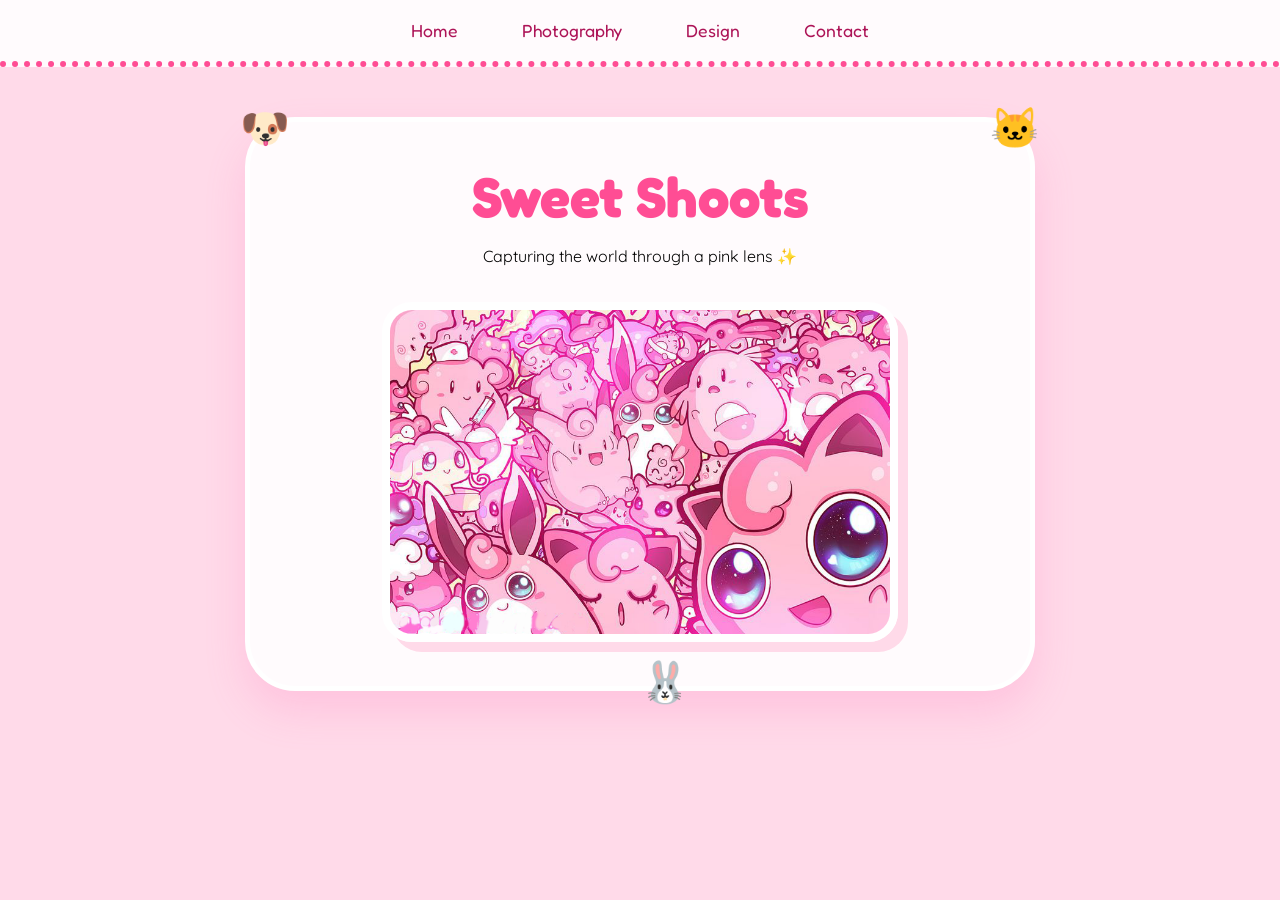
<file: index.html>
<!DOCTYPE html>
<html lang="en">
<head>
    <meta charset="UTF-8">
    <meta name="viewport" content="width=device-width, initial-scale=1.0">
    <title>Sweet Shoots | Home ✨</title>
    
    <link href="https://fonts.googleapis.com/css2?family=Fredoka+One&family=Quicksand:wght@500;700&display=swap" rel="stylesheet">
    
    <style>
        :root {
            --hot-pink: #ff4d94;
            --soft-pink: #ffdae9;
            --white-glass: rgba(255, 255, 255, 0.9);
        }

        body {
            background-color: var(--soft-pink);
            background-image: url("https://i.pinimg.com/originals/3d/8c/73/3d8c73087397f00d832960616b6786a5.jpg");
            background-repeat: repeat;
            background-size: 180px;
            background-attachment: fixed;
            font-family: 'Quicksand', sans-serif;
            margin: 0;
            cursor: crosshair; /* Cute crosshair for a 'camera' feel */
        }

        nav { 
            background: var(--white-glass); 
            padding: 20px; 
            text-align: center; 
            border-bottom: 6px dotted var(--hot-pink);
            position: sticky;
            top: 0;
            z-index: 100;
        }

        nav a { 
            text-decoration: none; 
            color: #ad1457; 
            font-family: 'Fredoka One', cursive;
            font-size: 1.1rem;
            margin: 0 15px; 
            padding: 8px 15px;
            transition: 0.3s;
        }

        nav a:hover { 
            color: var(--hot-pink);
            letter-spacing: 2px;
        }

        .container { 
            max-width: 700px; 
            margin: 50px auto; 
            background: var(--white-glass); 
            padding: 40px; 
            border-radius: 50px; 
            border: 5px solid white;
            box-shadow: 0 20px 40px rgba(255, 105, 180, 0.2);
            text-align: center; 
            position: relative;
        }

        h1 { 
            color: var(--hot-pink); 
            font-family: 'Fredoka One', cursive;
            font-size: 3.5rem;
            margin: 0;
        }

        /* Animated Emoji Stickers */
        .sticker {
            position: absolute;
            font-size: 2.5rem;
            animation: pulse 2s infinite ease-in-out;
        }
        
        @keyframes pulse {
            0%, 100% { transform: scale(1); filter: drop-shadow(0 0 0px white); }
            50% { transform: scale(1.2); filter: drop-shadow(0 0 10px #fff); }
        }

        .hero-img {
            width: 100%; 
            max-width: 500px;
            border-radius: 30px; 
            border: 8px solid white;
            margin-top: 20px;
            box-shadow: 10px 10px 0px var(--soft-pink);
        }
    </style>
</head>
<body>

    <nav>
        <a href="index.html">Home</a>
        <a href="photography.html">Photography</a>
        <a href="design.html">Design</a>
        <a href="contact.html">Contact</a>
    </nav>

    <div class="container">
        <div class="sticker" style="top: -20px; left: -10px;">🐶</div>
        <div class="sticker" style="top: -20px; right: -10px;">🐱</div>
        <div class="sticker" style="bottom: -20px; left: 50%;">🐰</div>

        <h1>Sweet Shoots</h1>
        <p>Capturing the world through a pink lens ✨</p>
        
        <img src="pink.webp" alt="Pink Aesthetic" class="hero-img">
    </div>

</body>
</html>
</file>
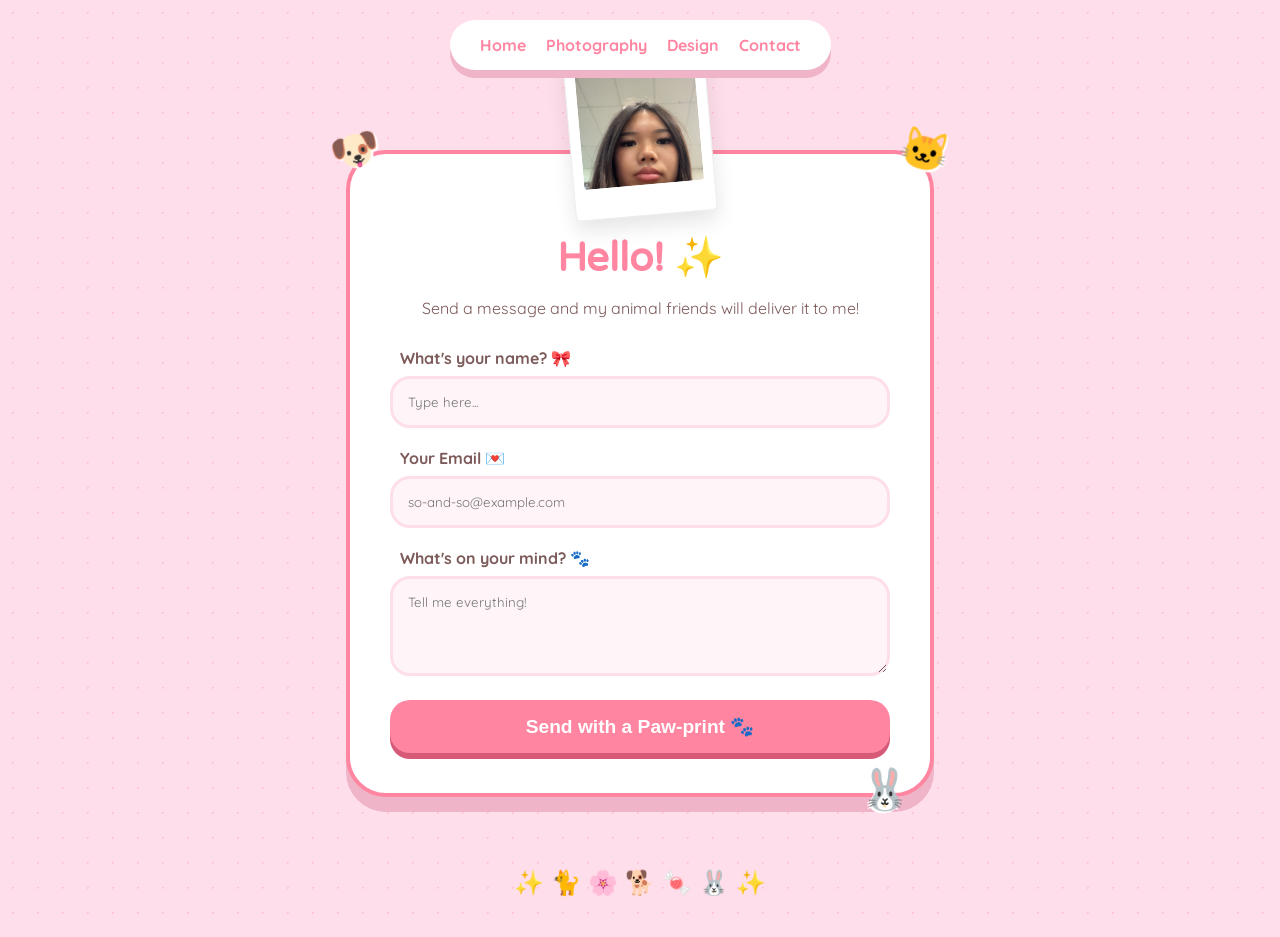
<file: Contact.html>
<!DOCTYPE html>
<html lang="en">
<head>
    <meta charset="UTF-8">
    <meta name="viewport" content="width=device-width, initial-scale=1.0">
    <title>Reach Out! 🐾</title>
    <link href="https://fonts.googleapis.com/css2?family=Quicksand:wght@500;700&family=Varela+Round&display=swap" rel="stylesheet">
    <style>
        :root {
            --bubblegum: #ffdeeb;
            --strawberry: #ff85a1;
            --cream: #fff5f8;
            --marshmallow: #ffffff;
            --text-color: #7d5a5a;
        }

        body {
            background-color: var(--bubblegum);
            background-image: radial-gradient(#ffc1d7 1px, transparent 1px);
            background-size: 25px 25px;
            font-family: 'Quicksand', sans-serif;
            color: var(--text-color);
            margin: 0;
            display: flex;
            flex-direction: column;
            align-items: center;
            min-height: 100vh;
        }

        /* --- Navigation --- */
        nav {
            background: var(--marshmallow);
            padding: 15px 30px;
            border-radius: 50px;
            margin-top: 20px;
            box-shadow: 0 8px 0 #f0b4c8;
            display: flex;
            gap: 20px;
            z-index: 10;
        }

        nav a {
            text-decoration: none;
            color: var(--strawberry);
            font-weight: 700;
            transition: transform 0.2s ease;
        }

        nav a:hover {
            transform: scale(1.2) rotate(-3deg);
            color: #ff4d7d;
        }

        /* --- Main Container --- */
        .container {
            background: var(--marshmallow);
            width: 90%;
            max-width: 500px;
            margin: 80px auto 50px auto; /* Increased top margin for the frame */
            padding: 40px;
            border-radius: 40px;
            position: relative;
            box-shadow: 0 15px 0 #f0b4c8;
            border: 4px solid var(--strawberry);
        }

        /* --- THE NEW PICTURE FRAME --- */
        .profile-frame {
            position: absolute;
            top: -100px; /* Sits above the container */
            left: 50%;
            transform: translateX(-50%) rotate(-5deg);
            background: white;
            padding: 10px 10px 30px 10px;
            border-radius: 5px;
            box-shadow: 0 10px 20px rgba(0,0,0,0.1);
            border: 1px solid #eee;
            animation: floaty 4s ease-in-out infinite;
        }

        .profile-frame img {
            width: 120px;
            height: 120px;
            object-fit: cover;
            border-radius: 3px;
            display: block;
        }

        @keyframes floaty {
            0%, 100% { transform: translateX(-50%) rotate(-5deg); }
            50% { transform: translateX(-50%) rotate(5deg) translateY(-10px); }
        }

        h1 {
            text-align: center;
            font-family: 'Varela Round', sans-serif;
            font-size: 2.5rem;
            color: var(--strawberry);
            margin-top: 40px; /* Space for the floating frame */
            margin-bottom: 10px;
        }

        p.subtitle {
            text-align: center;
            font-size: 1rem;
            margin-bottom: 30px;
        }

        /* --- Decorative Animals --- */
        .animal-decor {
            position: absolute;
            font-size: 40px;
            filter: drop-shadow(2px 2px 0px white);
        }
        .dog { top: -30px; left: -20px; transform: rotate(-15deg); }
        .cat { top: -30px; right: -20px; transform: rotate(15deg); }
        .bunny { bottom: -20px; right: 20px; transform: scaleX(-1); }

        /* --- Form Elements --- */
        .input-group {
            margin-bottom: 20px;
        }

        label {
            display: block;
            margin-bottom: 8px;
            font-weight: 700;
            padding-left: 10px;
        }

        input, textarea {
            width: 100%;
            padding: 15px;
            border: 3px solid var(--bubblegum);
            border-radius: 20px;
            background: var(--cream);
            box-sizing: border-box;
            font-family: inherit;
            outline: none;
            transition: border-color 0.3s;
        }

        input:focus, textarea:focus {
            border-color: var(--strawberry);
        }

        button {
            width: 100%;
            background: var(--strawberry);
            color: white;
            border: none;
            padding: 15px;
            border-radius: 20px;
            font-size: 1.2rem;
            font-weight: 700;
            cursor: pointer;
            box-shadow: 0 6px 0 #d65a77;
            transition: all 0.2s;
            display: flex;
            align-items: center;
            justify-content: center;
            gap: 10px;
        }

        button:hover {
            transform: translateY(3px);
            box-shadow: 0 3px 0 #d65a77;
            background: #ff6b8e;
        }

        button:active {
            transform: translateY(6px);
            box-shadow: none;
        }

        .footer-sparkles {
            text-align: center;
            margin-top: 20px;
            font-size: 1.5rem;
            padding-bottom: 40px;
        }

    </style>
</head>
<body>

    <nav>
        <a href="index.html">Home</a>
        <a href="photography.html">Photography</a>
        <a href="design.html">Design</a>
        <a href="contact.html">Contact</a>
    </nav>

    <div class="container">
        <div class="profile-frame">
        <img src="me.JPG" alt="me" title="me" width="1242" height="2208" />
            
        </div>

        <div class="animal-decor dog">🐶</div>
        <div class="animal-decor cat">🐱</div>
        <div class="animal-decor bunny">🐰</div>

        <h1>Hello! ✨</h1>
        <p class="subtitle">Send a message and my animal friends will deliver it to me!</p>

        <form>
            <div class="input-group">
                <label>What's your name? 🎀</label>
                <input type="text" placeholder="Type here..." required>
            </div>

            <div class="input-group">
                <label>Your Email 💌</label>
                <input type="email" placeholder="so-and-so@example.com" required>
            </div>

            <div class="input-group">
                <label>What's on your mind? 🐾</label>
                <textarea rows="4" placeholder="Tell me everything!"></textarea>
            </div>

            <button type="submit">
                Send with a Paw-print 🐾
            </button>
        </form>
    </div>

    <div class="footer-sparkles">
        ✨ 🐈 🌸 🐕 🍬 🐰 ✨
    </div>

</body>
</html>
</file>
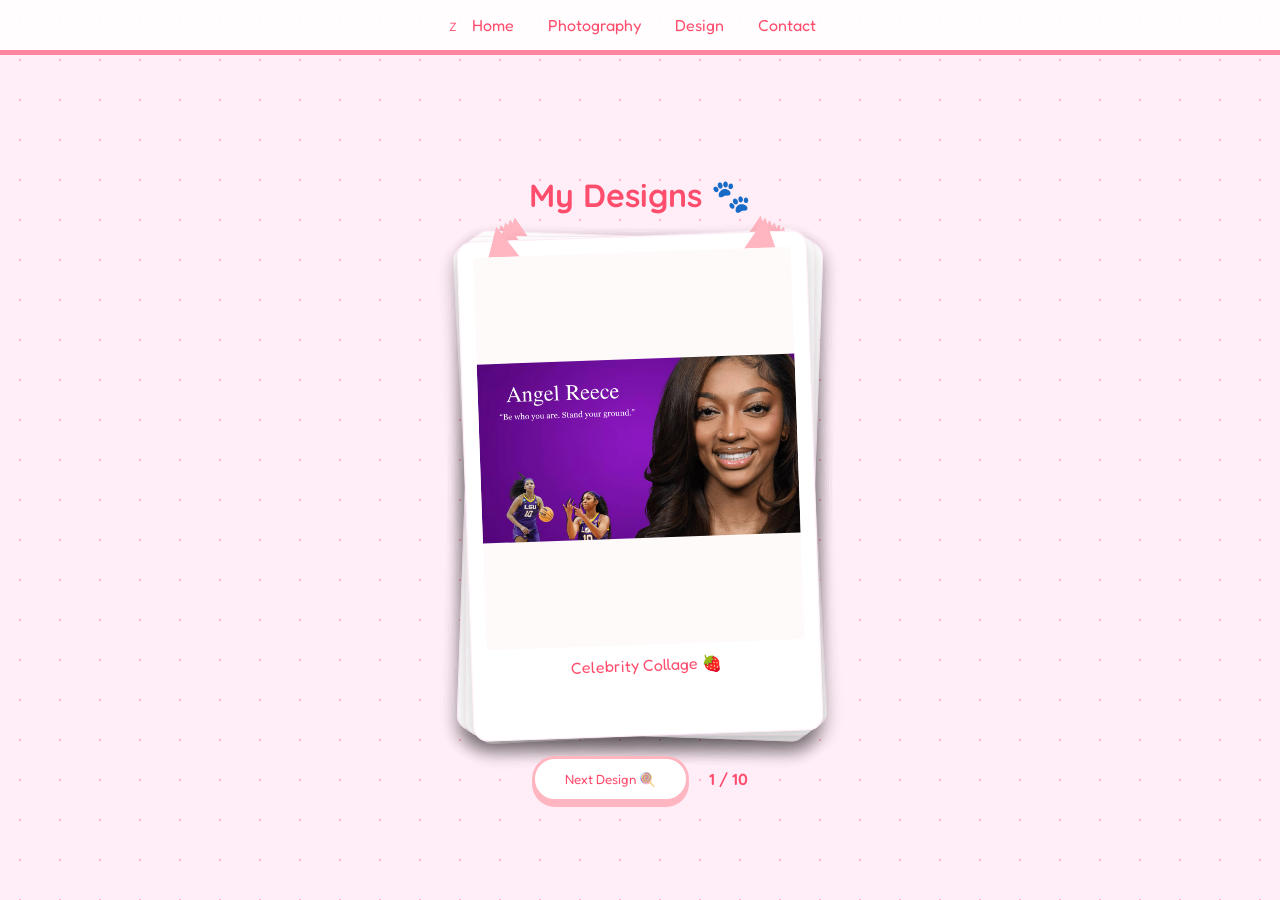
<file: design.html>
<!DOCTYPE html>
<html lang="en">
<head>
    <meta charset="UTF-8">
    <meta name="viewport" content="width=device-width, initial-scale=1.0">
    <title>Kitty Stack | Fixed Version</title>
    <link href="https://fonts.googleapis.com/css2?family=Fredoka+One&family=Quicksand:wght@500;700&display=swap" rel="stylesheet">
    <style>
        body {
            background-color: #ffeef8; 
            background-image: radial-gradient(#ffb6c1 1px, transparent 1px);
            background-size: 40px 40px;
            font-family: 'Quicksand', sans-serif;
            margin: 0;
            overflow: hidden; 
            color: #ff4d6d;
            display: flex;
            flex-direction: column;
            height: 100vh;
        }

        nav {
            background: rgba(255, 255, 255, 0.9);
            padding: 15px;
            text-align: center;
            border-bottom: 5px solid #ff85a1;
            z-index: 1000;
        }

        nav a {
            text-decoration: none;
            color: #ff4d6d;
            font-family: 'Fredoka One', cursive;
            margin: 0 15px;
        }

        .container {
            flex: 1;
            display: flex;
            flex-direction: column;
            align-items: center;
            justify-content: center;
            perspective: 1200px;
        }

        .stack-area {
            position: relative;
            width: 350px;
            height: 500px;
            margin-bottom: 20px;
        }

        .polaroid {
            position: absolute;
            width: 100%;
            height: 100%;
            background: white;
            padding: 15px 15px 60px 15px;
            border-radius: 15px;
            box-shadow: 0 10px 20px rgba(0,0,0,0.1);
            border: 1px solid #ffeef8;
            transition: transform 0.6s cubic-bezier(0.23, 1, 0.32, 1), opacity 0.6s;
            box-sizing: border-box;
            display: flex;
            flex-direction: column;
        }

        /* Kitty Ears */
        .polaroid::before, .polaroid::after {
            content: '';
            position: absolute;
            top: -15px;
            width: 35px;
            height: 35px;
            background: #ffb6c1;
            clip-path: polygon(50% 0%, 0% 100%, 100% 100%);
            z-index: -1;
        }
        .polaroid::before { left: 25px; transform: rotate(-10deg); }
        .polaroid::after { right: 25px; transform: rotate(10deg); }

        .polaroid img {
            width: 100%;
            height: 100%;
            object-fit: contain; /* Shows full image */
            background: #fffafa;
            border-radius: 5px;
        }

        .caption {
            font-family: 'Fredoka One', cursive;
            text-align: center;
            margin-top: 10px;
            font-size: 1rem;
        }

        /* Slide Out Effect */
        .slide-off {
            transform: translateX(200%) rotate(45deg) !important;
            opacity: 0;
        }

        .controls {
            display: flex;
            align-items: center;
            gap: 20px;
            z-index: 2000;
        }

        .btn {
            background: white;
            border: 3px solid #ffb6c1;
            padding: 12px 30px;
            border-radius: 50px;
            color: #ff4d6d;
            font-family: 'Fredoka One', cursive;
            cursor: pointer;
            box-shadow: 0 5px 0 #ffb6c1;
        }

        .btn:active {
            transform: translateY(3px);
            box-shadow: none;
        }
    </style>
</head>
<body>

    <nav>
       z<a href="index.html">Home</a>
        <a href="photography.html">Photography</a>
        <a href="design.html">Design</a>
        <a href="contact.html">Contact</a>
    </nav>

    <div class="container">
        <h1>My Designs 🐾</h1>

        <div class="stack-area" id="stack">
            <div class="polaroid"><img src="photo11.png"><div class="caption">Star Collage ⭐</div></div>
            <div class="polaroid"><img src="photo18.png"><div class="caption">Ocean Brushes 🌊</div></div>
            <div class="polaroid"><img src="photo17.png"><div class="caption">Brush Practice 🌸</div></div>
            <div class="polaroid"><img src="photo16.png"><div class="caption">Band Member 🦭</div></div>
            <div class="polaroid"><img src="photo15.png"><div class="caption">Photoshop Lasso 🍰</div></div>
            <div class="polaroid"><img src="photo12.png"><div class="caption">Celebrity Collage 🎨</div></div>
            <div class="polaroid"><img src="photo19.png"><div class="caption">Cloud Background ☁️</div></div>
            <div class="polaroid"><img src="photo20.png"><div class="caption">One Word Background 🧸</div></div>
            <div class="polaroid"><img src="photo14.png"><div class="caption">Photoshop Lasso 🍃</div></div>
            <div class="polaroid"><img src="photo13.png"><div class="caption">Celebrity Collage 🍓</div></div>
        </div>

        <div class="controls">
            <button class="btn" onclick="shuffleCards()">Next Design 🍭</button>
            <span id="counter" style="font-weight:bold">1 / 10</span>
        </div>
    </div>

    <script>
        let currentIdx = 1;
        const total = 10;

        // Initialize positions
        function setup() {
            const cards = document.querySelectorAll('.polaroid');
            cards.forEach((card, i) => {
                card.style.zIndex = i;
                const randomRot = Math.floor(Math.random() * 6) - 3;
                card.style.transform = `rotate(${randomRot}deg)`;
            });
        }
        setup();

        function shuffleCards() {
            const stack = document.getElementById('stack');
            const cards = stack.querySelectorAll('.polaroid');
            
            if (cards.length === 0) return;

            const topCard = cards[cards.length - 1]; // The one visible on top

            // 1. Trigger animation
            topCard.classList.add('slide-off');

            // 2. Wait for animation, then move to back
            setTimeout(() => {
                topCard.classList.remove('slide-off');
                stack.prepend(topCard); // Move to bottom of the HTML list
                
                // 3. Reset all Z-indexes and rotations
                const newCards = stack.querySelectorAll('.polaroid');
                newCards.forEach((card, i) => {
                    card.style.zIndex = i;
                    // Keep a slight tilt so they look like a messy pile
                    if (!card.style.transform || card === topCard) {
                        const randomRot = Math.floor(Math.random() * 6) - 3;
                        card.style.transform = `rotate(${randomRot}deg)`;
                    }
                });

                // 4. Update Counter
                currentIdx = (currentIdx % total) + 1;
                document.getElementById('counter').innerText = `${currentIdx} / ${total}`;
            }, 600);
        }
    </script>
</body>
</html>
</file>
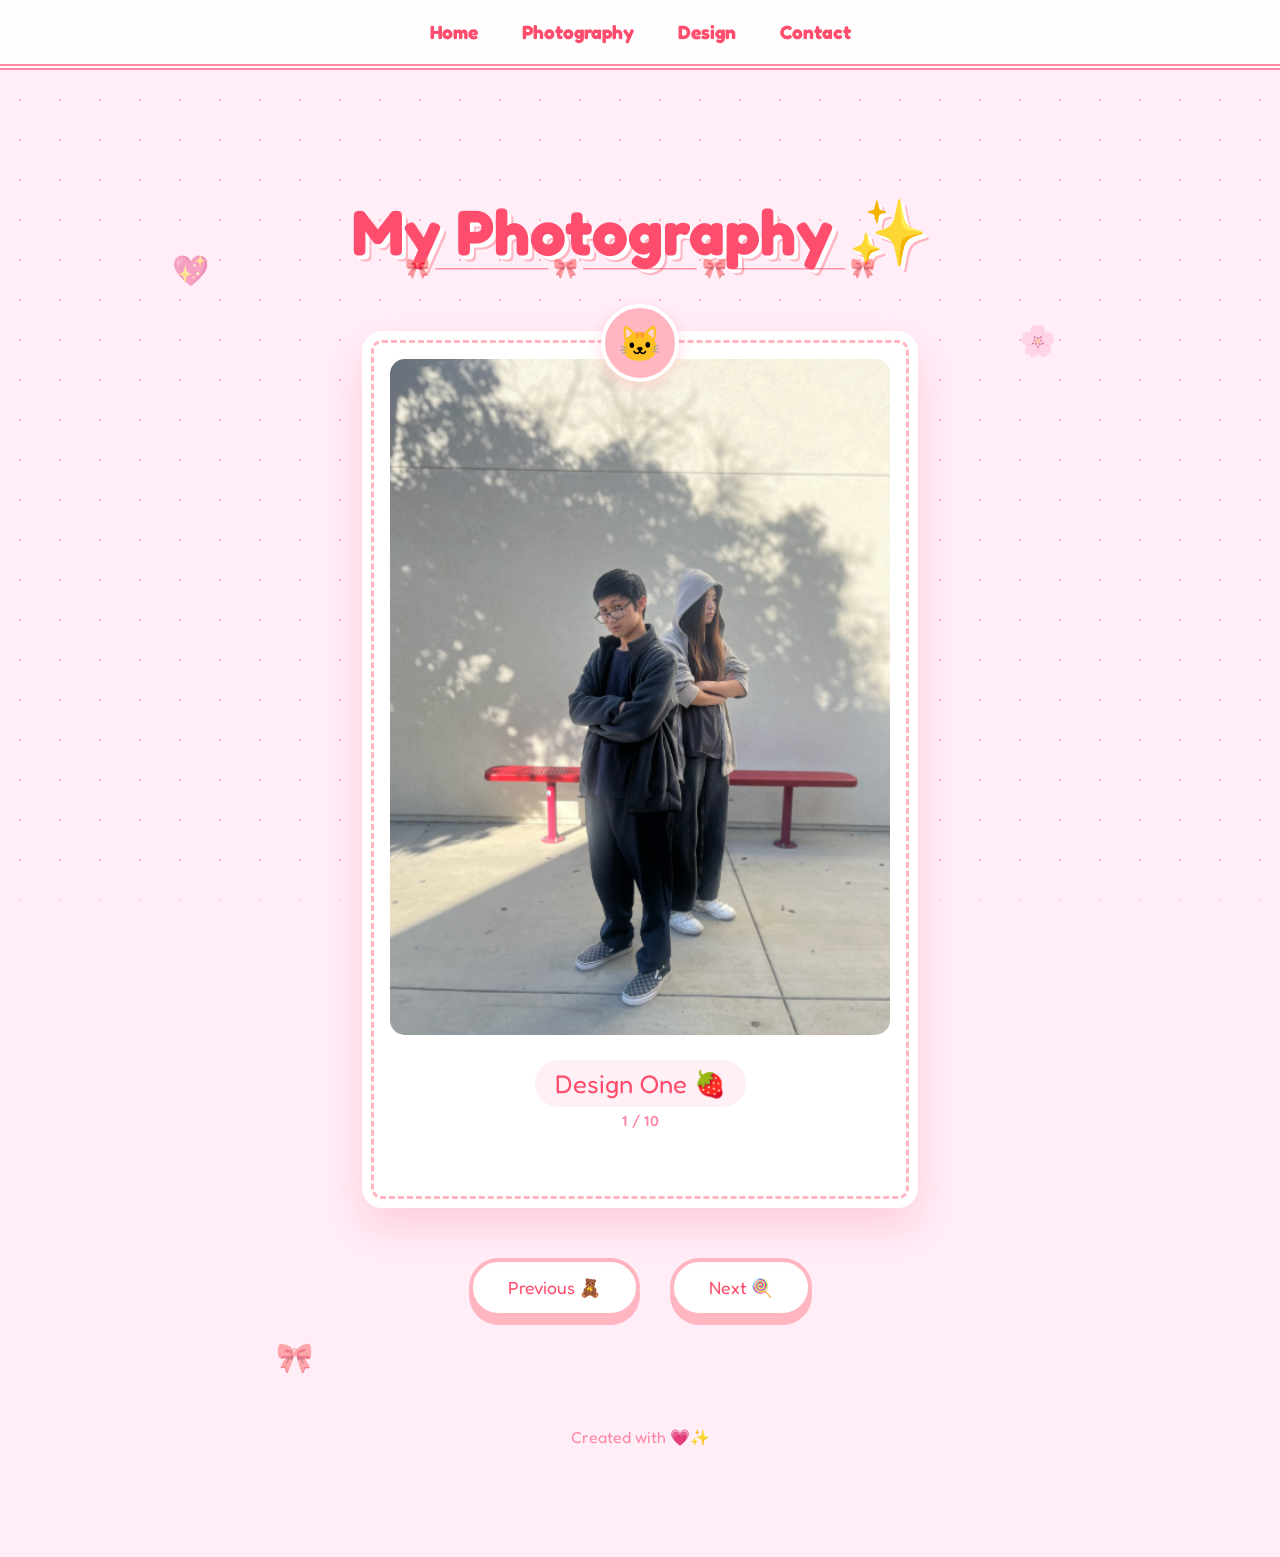
<file: photography.html>
<!DOCTYPE html>
<html lang="en">
<head>
    <meta charset="UTF-8">
    <meta name="viewport" content="width=device-width, initial-scale=1.0">
    <title>Sweet Shoots | Kawaii Design Showcase</title>
    <link href="https://fonts.googleapis.com/css2?family=Fredoka+One&family=Quicksand:wght@500;700&display=swap" rel="stylesheet">
    <style>
        body {
            background-color: #ffeef8; 
            background-image: 
                radial-gradient(#ffb6c1 1px, transparent 1px),
                url("https://i.pinimg.com/originals/3d/8c/73/3d8c73087397f00d832960616b6786a5.jpg");
            background-repeat: repeat;
            background-size: 40px 40px, 200px;
            background-attachment: fixed;
            font-family: 'Quicksand', sans-serif;
            margin: 0;
            overflow-x: hidden;
        }

        /* --- KAWAII NAV --- */
        nav {
            background: rgba(255, 255, 255, 0.9);
            backdrop-filter: blur(10px);
            padding: 20px;
            text-align: center;
            border-bottom: 6px double #ff85a1;
            position: sticky;
            top: 0;
            z-index: 1000;
        }

        nav a {
            text-decoration: none;
            color: #ff4d6d;
            font-weight: bold;
            margin: 0 20px;
            transition: 0.3s;
            font-family: 'Fredoka One', cursive;
            font-size: 1.2rem;
        }

        nav a:hover { color: #ff85a1; transform: scale(1.1); display: inline-block; }

        /* --- THE STAGE --- */
        .stage {
            max-width: 1000px;
            margin: 40px auto;
            text-align: center;
            position: relative;
            padding: 40px 20px;
        }

        h1 {
            font-family: 'Fredoka One', cursive;
            color: #ff4d6d;
            font-size: 4rem;
            text-shadow: 4px 4px 0px #ffffff, 6px 6px 0px #ffb6c1;
            margin-bottom: 60px;
        }

        /* The Kawaii Ribbon String */
        .stage::before {
            content: '🎀 ──────── 🎀 ──────── 🎀 ──────── 🎀';
            position: absolute;
            top: 145px;
            left: 0;
            width: 100%;
            color: #ff4d6d;
            font-size: 20px;
            z-index: 0;
            opacity: 0.6;
        }

        /* --- THE LACE PHOTO HANGER --- */
        .photo-hanger {
            display: inline-block;
            background: white;
            padding: 20px 20px 70px 20px;
            border-radius: 20px;
            box-shadow: 0 20px 40px rgba(255, 133, 161, 0.3);
            position: relative;
            z-index: 5;
            transform-origin: top center;
            animation: swing 4s infinite ease-in-out;
            max-width: 500px;
            width: 95%;
            border: 8px solid #fff;
            outline: 3px dashed #ffb6c1;
            outline-offset: -12px;
        }

        .clip {
            position: absolute;
            top: -35px;
            left: 50%;
            transform: translateX(-50%);
            width: 70px;
            height: 70px;
            background: #ffb6c1;
            border-radius: 50%;
            z-index: 10;
            border: 4px solid white;
            box-shadow: 0 5px 15px rgba(255, 77, 109, 0.2);
        }
        .clip::after { content: '🐱'; font-size: 35px; line-height: 70px; display: block; }

        @keyframes swing {
            0% { transform: rotate(-3deg); }
            50% { transform: rotate(3deg); }
            100% { transform: rotate(-3deg); }
        }

        /* Slide Transitions */
        .mySlides {
            display: none;
            animation: bounceIn 0.7s cubic-bezier(0.68, -0.55, 0.27, 1.55);
        }

        @keyframes bounceIn {
            0% { transform: scale(0.5); opacity: 0; }
            100% { transform: scale(1); opacity: 1; }
        }

        .mySlides img {
            width: 100%;
            height: auto;
            border-radius: 15px;
            display: block;
        }

        .caption-box {
            margin-top: 25px;
        }

        .caption {
            font-family: 'Fredoka One', cursive;
            color: #ff4d6d;
            font-size: 1.6rem;
            background: #fff0f5;
            padding: 8px 20px;
            border-radius: 50px;
            display: inline-block;
            margin-bottom: 5px;
        }

        .counter {
            font-family: 'Quicksand', sans-serif;
            font-weight: 700;
            color: #ff85a1;
            font-size: 0.9rem;
            display: block;
        }

        /* --- HEART BUTTONS --- */
        .nav-btns {
            margin-top: 50px;
            display: flex;
            justify-content: center;
            gap: 30px;
        }

        .btn {
            background: #fff;
            border: 4px solid #ffb6c1;
            padding: 15px 35px;
            border-radius: 30px;
            color: #ff4d6d;
            font-family: 'Fredoka One', cursive;
            font-size: 1.1rem;
            cursor: pointer;
            transition: 0.3s;
            box-shadow: 0 8px 0 #ffb6c1;
            outline: none;
        }

        .btn:hover {
            background: #ff4d6d;
            color: white;
            transform: translateY(-5px);
            box-shadow: 0 8px 0 #c9184a;
        }

        .btn:active { transform: translateY(3px); box-shadow: none; }

        .footer {
            margin-top: 80px;
            padding: 30px;
            font-family: 'Fredoka One', cursive;
            color: #ff85a1;
        }

        /* Floating Decor */
        .heart-float {
            position: absolute;
            font-size: 30px;
            opacity: 0.5;
            animation: floaty 5s infinite ease-in-out;
            z-index: -1;
        }
        @keyframes floaty {
            0%, 100% { transform: translateY(0); }
            50% { transform: translateY(-20px); }
        }

    </style>
</head>
<body>

    <nav>
        <a href="index.html">Home</a>
        <a href="photography.html">Photography</a>
        <a href="design.html">Design</a>
        <a href="contact.html">Contact</a>
    </nav>

    <div class="stage">
        <div class="heart-float" style="top: 10%; left: 5%;">💖</div>
        <div class="heart-float" style="top: 15%; right: 10%; animation-delay: 1s;">🌸</div>
        <div class="heart-float" style="bottom: 10%; left: 15%; animation-delay: 2s;">🎀</div>

        <h1>My Photography ✨</h1>

        <div class="photo-hanger">
            <div class="clip"></div>
            
            <div id="slides-wrapper">
                <div class="mySlides">
                    <img src="photo1.png" alt="Photo 1">
                    <div class="caption-box">
                        <div class="caption">Design One 🍓</div>
                    </div>
                </div>
                <div class="mySlides">
                    <img src="photo2.png" alt="Photo 2">
                    <div class="caption-box">
                        <div class="caption">Design Two 🍭</div>
                    </div>
                </div>
                <div class="mySlides">
                    <img src="photo3.png" alt="Photo 3">
                    <div class="caption-box">
                        <div class="caption">Design Three 🎀</div>
                    </div>
                </div>
                <div class="mySlides">
                    <img src="photo4.png" alt="Photo 4">
                    <div class="caption-box">
                        <div class="caption">Design Four ☁️</div>
                    </div>
                </div>
                <div class="mySlides">
                    <img src="photo5.png" alt="Photo 5">
                    <div class="caption-box">
                        <div class="caption">Design Five ✨</div>
                    </div>
                </div>
                <div class="mySlides">
                    <img src="photo6.png" alt="Photo 6">
                    <div class="caption-box">
                        <div class="caption">Design Six 🧸</div>
                    </div>
                </div>
                <div class="mySlides">
                    <img src="photo7.png" alt="Photo 7">
                    <div class="caption-box">
                        <div class="caption">Design Seven 🌸</div>
                    </div>
                </div>
                <div class="mySlides">
                    <img src="photo8.png" alt="Photo 8">
                    <div class="caption-box">
                        <div class="caption">Design Eight 🧁</div>
                    </div>
                </div>
                <div class="mySlides">
                    <img src="photo9.png" alt="Photo 9">
                    <div class="caption-box">
                        <div class="caption">Design Nine 🍬</div>
                    </div>
                </div>
                <div class="mySlides">
                    <img src="photo10.png" alt="Photo 10">
                    <div class="caption-box">
                        <div class="caption">Design Ten 💗</div>
                    </div>
                </div>
            </div>
            <span id="slide-counter" class="counter">1 / 10</span>
        </div>

        <div class="nav-btns">
            <button class="btn" onclick="plusSlides(-1)">Previous 🧸</button>
            <button class="btn" onclick="plusSlides(1)">Next 🍭</button>
        </div>

        <div class="footer">Created with 💗✨</div>
    </div>

    <script>
        let slideIndex = 1;
        showSlides(slideIndex);

        function plusSlides(n) {
            showSlides(slideIndex += n);
        }

        function showSlides(n) {
            let i;
            let slides = document.getElementsByClassName("mySlides");
            let counterDisplay = document.getElementById("slide-counter");

            if (n > slides.length) {slideIndex = 1}    
            if (n < 1) {slideIndex = slides.length}
            
            for (i = 0; i < slides.length; i++) {
                slides[i].style.display = "none";  
            }
            
            slides[slideIndex-1].style.display = "block";  
            
            // Update the counter text
            counterDisplay.innerHTML = slideIndex + " / " + slides.length;
        }
    </script>

</body>
</html>
</file>
